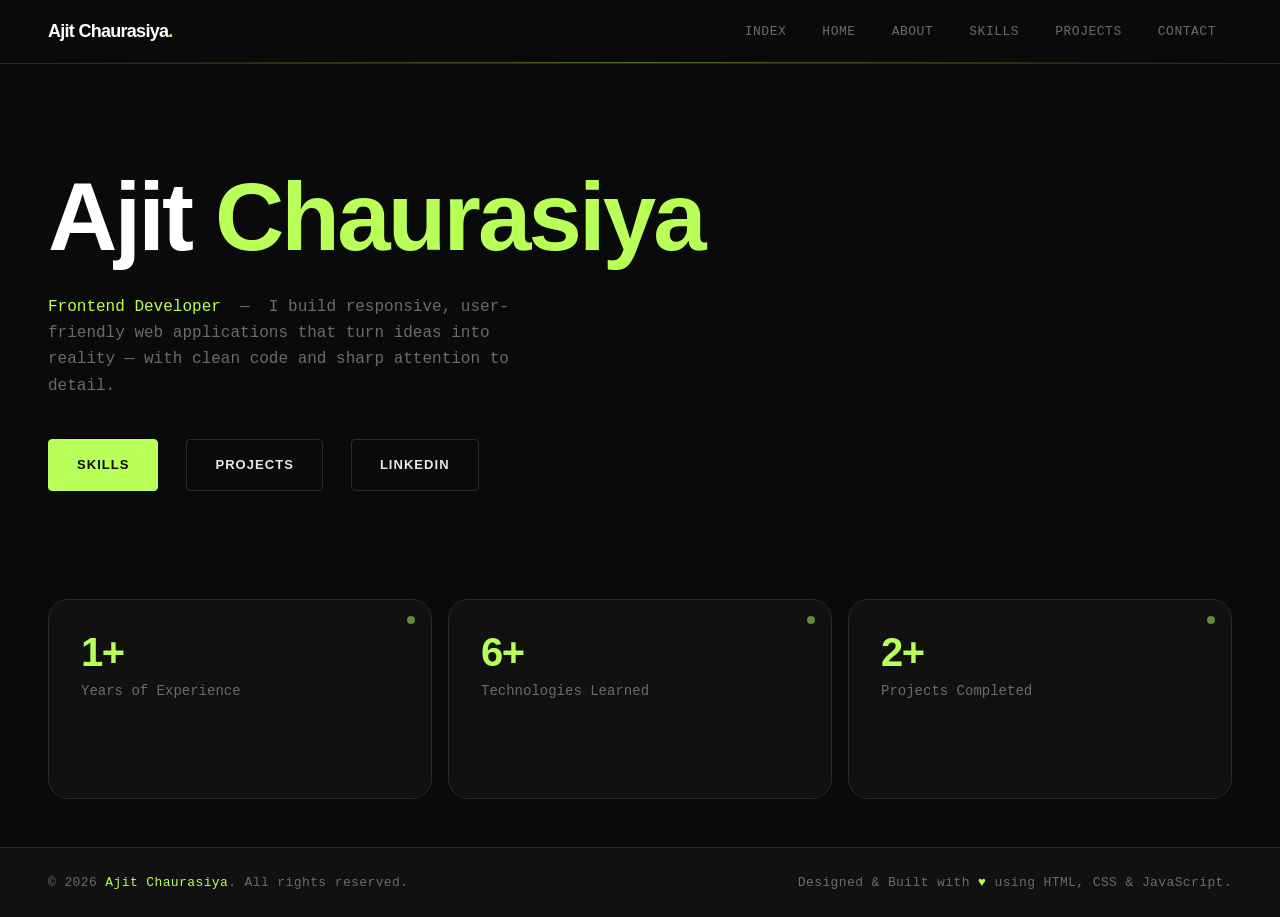
<file: index.html>
<!DOCTYPE html>
<html lang="en">
<head>
  <meta charset="UTF-8" />
  <meta name="viewport" content="width=device-width, initial-scale=1.0" />
  <title>Ajit Chaurasiya — Frontend Developer</title>
  <link rel="stylesheet" href="style.css" />
</head>
<body>

  <!-- ═══ HEADER ══════════════════════════════════════════════ -->
  <header id="head">
    <nav style="display:flex;align-items:center;justify-content:space-between;width:100%;">
      <span class="logo"><b>Ajit Chaurasiya</b><span style="color:var(--accent)">.</span></span>
      <span id="Hbutton">
        <a href="./index.html">Index</a>
        <a href="./home.html">Home</a>
        <a href="./about.html">About</a>
        <a href="./skills.html">Skills</a>
        <a href="./projects.html">Projects</a>
        <a href="./contact.html">Contact</a>
      </span>
    </nav>
  </header>

  <!-- ═══ HERO ════════════════════════════════════════════════ -->
  <main id="main">

    <div id="info">

      <h1>
        Ajit
        <span class="highlight">Chaurasiya</span>
      </h1>

      <p>
        <span style="color:var(--accent);font-weight:500;">Frontend Developer</span>
        &nbsp;—&nbsp;
        I build responsive, user-friendly web applications that turn ideas into reality — with clean code and sharp attention to detail.
      </p>

      <div style="margin-top: 24px; display: flex; gap: 12px; flex-wrap: wrap;">
          <a href="skills.html" class="Mbutton primary">Skills</a>
          <a href="projects.html" class="Mbutton secondary">Projects</a>
          <a href="https://www.linkedin.com/in/ajit-kumar-chaurasiya-780227378" target="_blank" rel="noopener" class="Mbutton secondary">LinkedIn</a>
      </div>

    </div>

    <!-- Stats -->
    <div class="container">
      <div class="box">
        <h3 style="font-size:40px;color:var(--accent);letter-spacing:-0.04em;line-height:1;margin-bottom:8px;">1+</h3>
        <p>Years of Experience</p>
      </div>
      <div class="box">
        <h3 style="font-size:40px;color:var(--accent);letter-spacing:-0.04em;line-height:1;margin-bottom:8px;">6+</h3>
        <p>Technologies Learned</p>
      </div>
      <div class="box">
        <h3 style="font-size:40px;color:var(--accent);letter-spacing:-0.04em;line-height:1;margin-bottom:8px;">2+</h3>
        <p>Projects Completed</p>
      </div>
    </div>

  </main>

  <!-- ═══ FOOTER ══════════════════════════════════════════════ -->
  <footer id="Cfooter">
    <p>&copy; 2026 <span>Ajit Chaurasiya</span>. All rights reserved.</p>
    <p>Designed &amp; Built with <span>♥</span> using HTML, CSS &amp; JavaScript.</p>
  </footer>

</body>
</html>
</file>
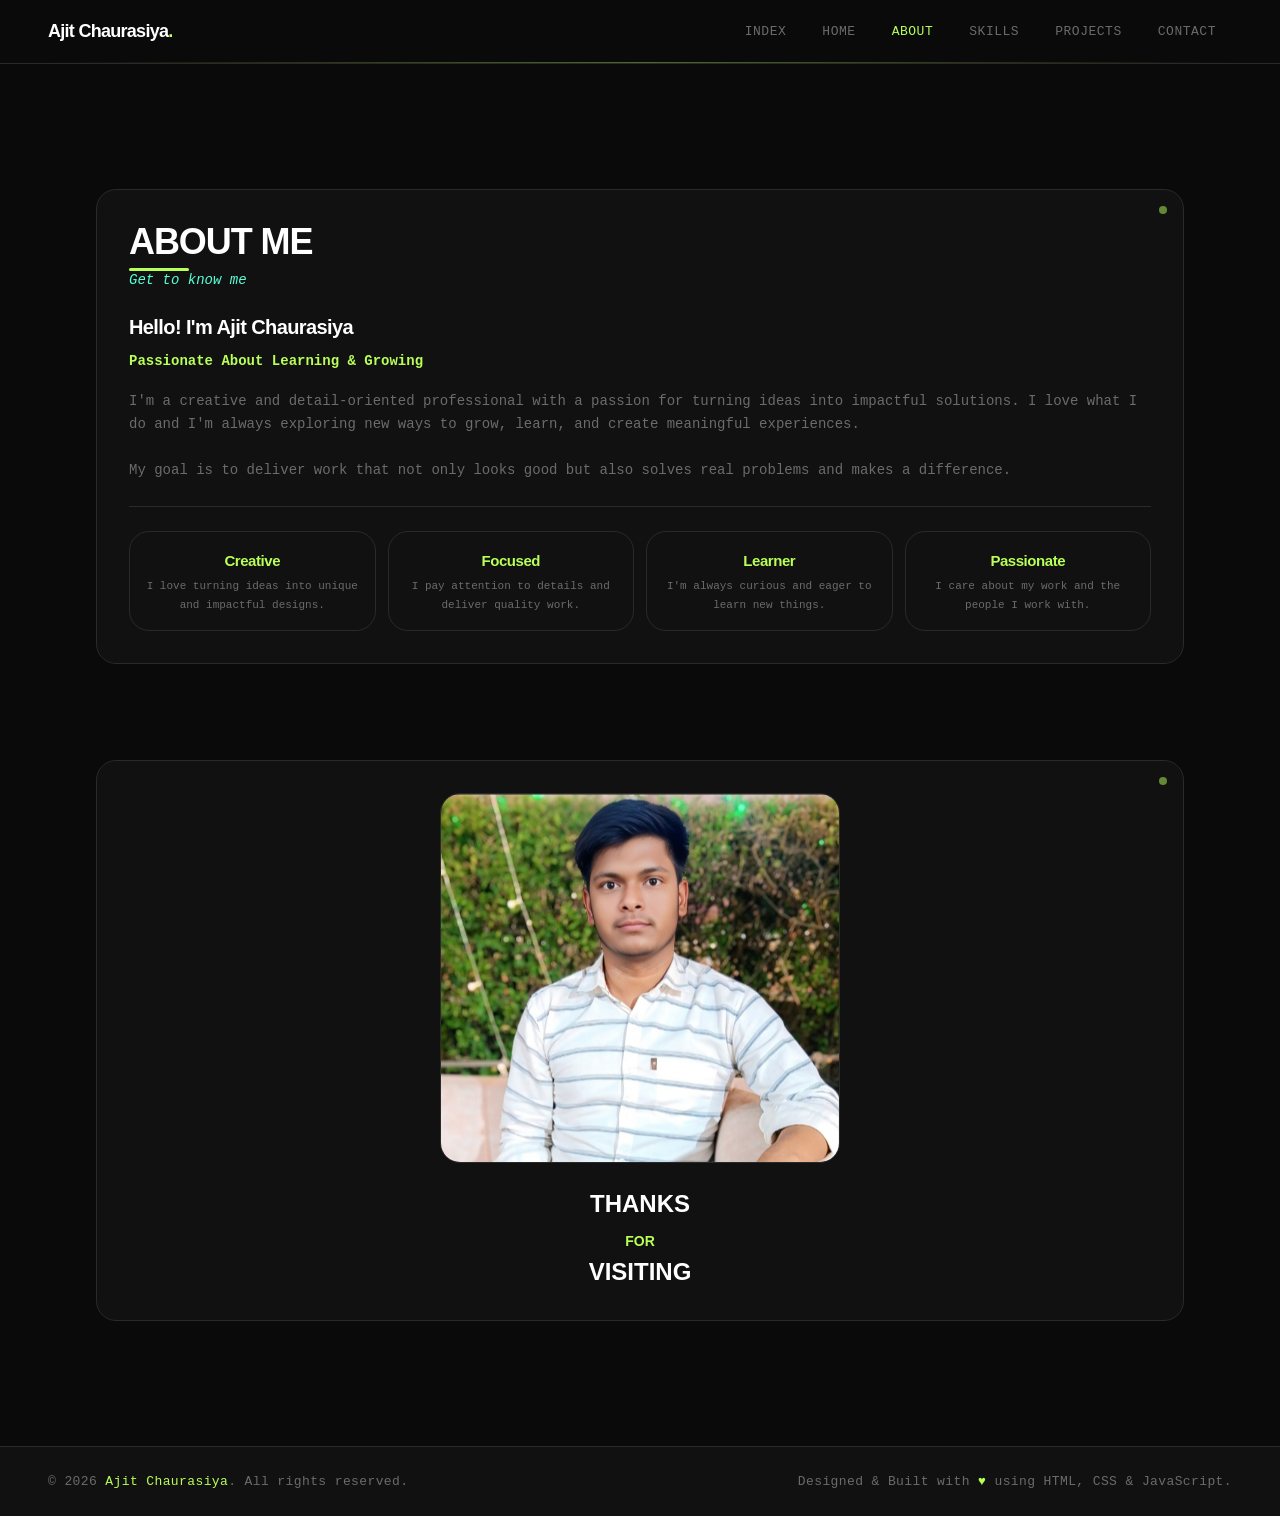
<file: about.html>
<!DOCTYPE html>
<html lang="en">
<head>
    <meta charset="UTF-8">
    <meta name="viewport" content="width=device-width, initial-scale=1.0">
    <title>About — Ajit Chaurasiya</title>
    <link rel="stylesheet" href="style.css">
    <style>
        #Amain .container {
            grid-template-columns: 1fr;
        }
    </style>
</head>
<body>
    <header id="head">
        <nav style="display:flex;align-items:center;justify-content:space-between;width:100%;">
            <span class="logo"><b>Ajit Chaurasiya</b><span style="color:var(--accent)">.</span></span>
            <span id="Hbutton">
                <a href="./index.html">Index</a>
                <a href="./home.html">Home</a>
                <a href="./about.html" class="active">About</a>
                <a href="./skills.html">Skills</a>
                <a href="./projects.html">Projects</a>
                <a href="./contact.html">Contact</a>
            </span>
        </nav>
    </header>

    <main id="Amain">
        <div class="container">
            <section class="box">
                <h2 style="font-size: clamp(24px, 4vw, 36px); margin-bottom: 8px;">ABOUT ME</h2>
                <i style="font-size: 14px; color: var(--accent2); display: block; margin-bottom: 24px; font-family: var(--font-body);">Get to know me</i>
                
                <h3>Hello! I'm Ajit Chaurasiya</h3>
                <p style="color: var(--accent); font-weight: 600; margin-top: 8px; margin-bottom: 16px;">Passionate About Learning &amp; Growing</p>
                <p style="white-space: pre-line; color: var(--text-muted);">I'm a creative and detail-oriented professional with a passion for turning ideas into impactful solutions. I love what I do and I'm always exploring new ways to grow, learn, and create meaningful experiences.

                My goal is to deliver work that not only looks good but also solves real problems and makes a difference.</p>
                
                <hr style="border: 0; border-top: 1px solid var(--border); margin: 24px 0;">
                
                <div style="display: grid; grid-template-columns: repeat(auto-fit, minmax(120px, 1fr)); gap: 12px;">
                    <section class="Abox" style="margin: 0; padding: 16px;">
                        <h4 style="margin-top: 5px; text-align: center; color: var(--accent);">Creative</h4>
                        <p style="text-align: center; font-size: 11px; margin-top: 8px;">I love turning ideas into unique and impactful designs.</p>
                    </section>
                    <section class="Abox" style="margin: 0; padding: 16px;">
                        <h4 style="margin-top: 5px; text-align: center; color: var(--accent);">Focused</h4>
                        <p style="text-align: center; font-size: 11px; margin-top: 8px;">I pay attention to details and deliver quality work.</p>
                    </section>
                    <section class="Abox" style="margin: 0; padding: 16px;">
                        <h4 style="margin-top: 5px; text-align: center; color: var(--accent);">Learner</h4>
                        <p style="text-align: center; font-size: 11px; margin-top: 8px;">I'm always curious and eager to learn new things.</p>
                    </section>
                    <section class="Abox" style="margin: 0; padding: 16px;">
                        <h4 style="margin-top: 5px; text-align: center; color: var(--accent);">Passionate</h4>
                        <p style="text-align: center; font-size: 11px; margin-top: 8px;">I care about my work and the people I work with.</p>
                    </section>
                </div>
            </section>
        </div>
        <div class="container">
            <section class="box" style="display: flex; flex-direction: column; align-items: center; justify-content: center; text-align: center;">
                <img src="./Portfolio.jpeg" alt="Ajit's Photo" style="max-width: 400px; width: 100%; max-height: 450px; height: auto; object-fit: cover; border-radius: var(--radius-lg); margin-bottom: 24px; border: 1px solid var(--border);">
                <div style="font-family: var(--font-display); font-weight: 800; font-size: 24px; line-height: 1.4; color: var(--white);">
                    THANKS<br>
                    <span style="color: var(--accent);">FOR</span><br>
                    VISITING
                </div>
            </section>
        </div>
    </main>

    <footer id="Cfooter">
        <p>&copy; 2026 <span>Ajit Chaurasiya</span>. All rights reserved.</p>
        <p>Designed &amp; Built with <span>♥</span> using HTML, CSS &amp; JavaScript.</p>
    </footer>
</body>
</html>
</file>
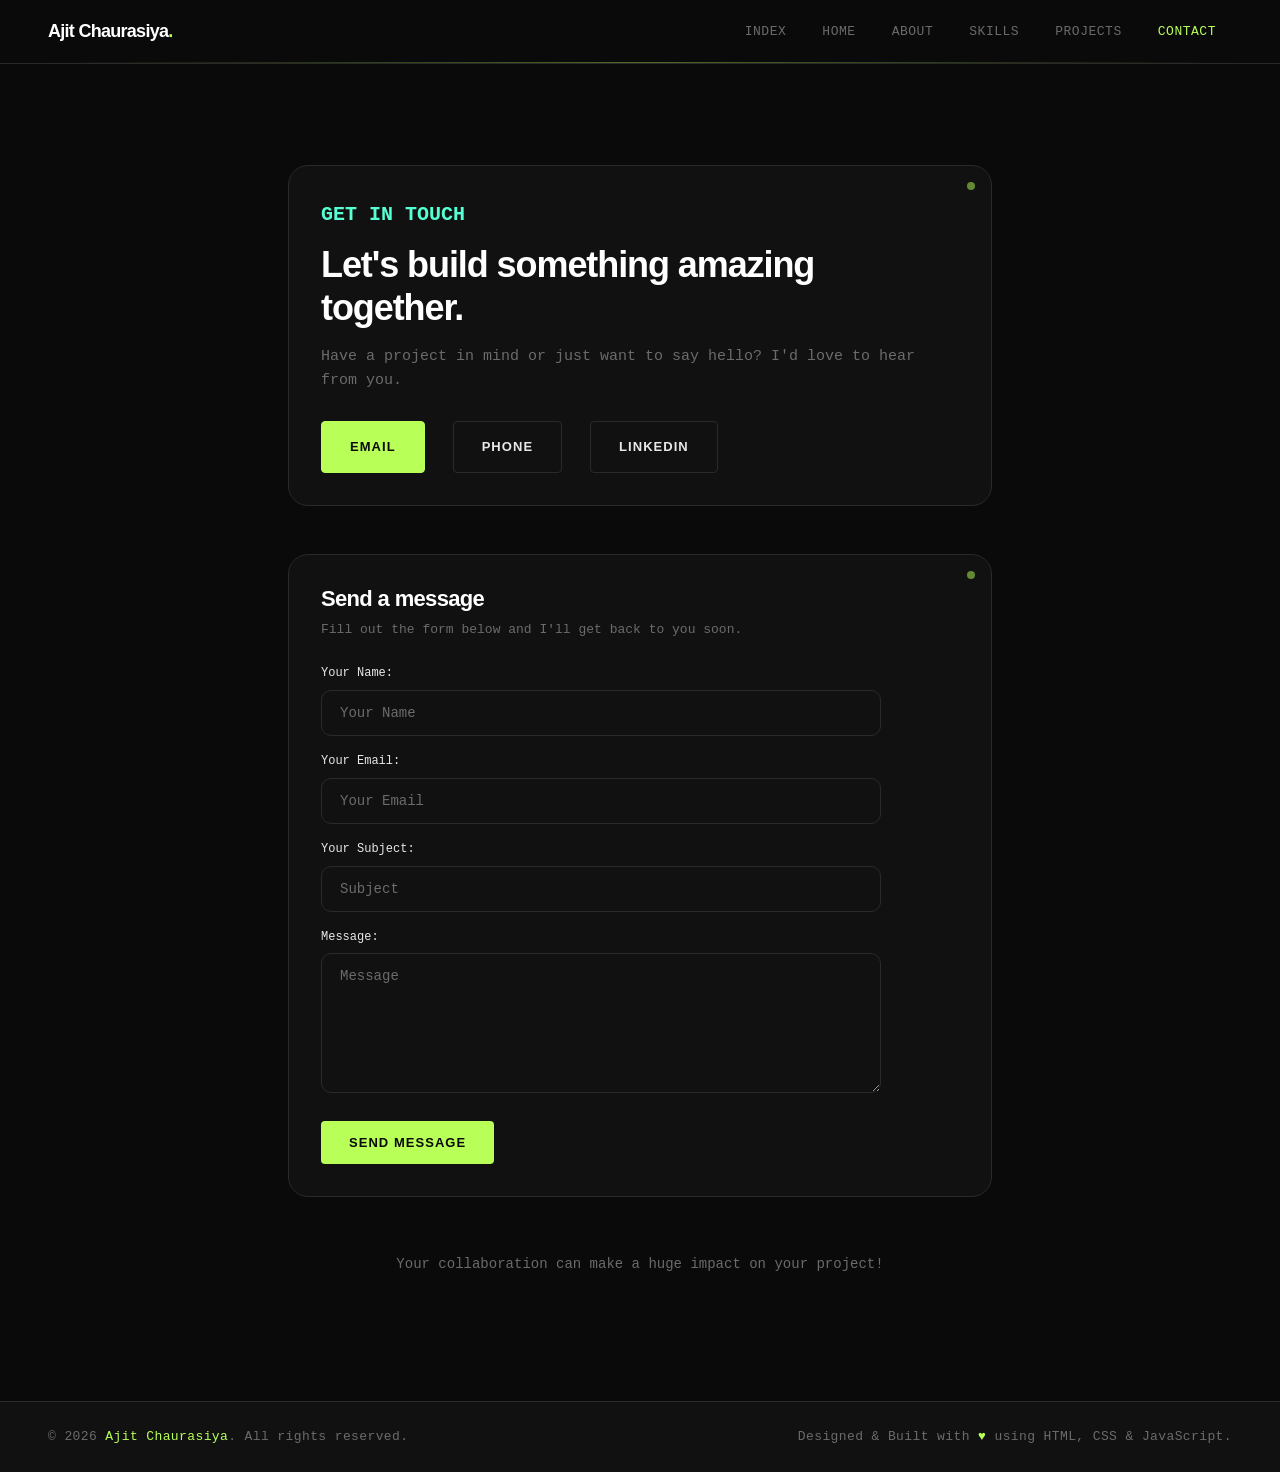
<file: contact.html>
<!DOCTYPE html>
<html lang="en">
<head>
    <meta charset="UTF-8">
    <meta name="viewport" content="width=device-width, initial-scale=1.0">
    <title>Contact — Ajit Chaurasiya</title>
    <link rel="stylesheet" href="style.css">
</head>
<body>

    <header id="head">
        <nav style="display:flex;align-items:center;justify-content:space-between;width:100%;">
            <span class="logo"><b>Ajit Chaurasiya</b><span style="color:var(--accent)">.</span></span>
            <span id="Hbutton">
                <a href="./index.html">Index</a>
                <a href="./home.html">Home</a>
                <a href="./about.html">About</a>
                <a href="./skills.html">Skills</a>
                <a href="./projects.html">Projects</a>
                <a href="./contact.html" class="active">Contact</a>
            </span>
        </nav>
    </header>

    <main id="Cmain">
        <div>
            <div class="container contact-container">
                <section class="box">
                    <p style="color:var(--accent2); font-size: clamp(16px, 2.5vw, 20px); font-weight: 600; margin-bottom: 12px; font-family: var(--font-body);">GET IN TOUCH</p>
                    <h2 style="font-size: clamp(24px, 4vw, 36px); color: var(--white); margin-bottom: 16px; line-height: 1.2;">Let's build something amazing together.</h2>
                    <p style="font-size: clamp(14px, 1.8vw, 15px); color: var(--text-muted); margin-bottom: 28px; line-height: 1.6;">Have a project in mind or just want to say hello? I'd love to hear from you.</p>
                    <div style="display: flex; gap: 12px; flex-wrap: wrap; position: relative; z-index: 10;">
                        <a href="mailto:ak8257085@gmail.com" class="Mbutton primary">Email</a>
                        <a href="tel:6389763206" class="Mbutton secondary">Phone</a>
                        <a href="https://www.linkedin.com/in/ajit-kumar-chaurasiya-780227378" target="_blank" rel="noopener" class="Mbutton secondary">LinkedIn</a>
                    </div>
                </section>
            </div>
            <div class="container contact-container">
                    <section class="box">
                    <h3 style="font-size: clamp(18px, 2.5vw, 22px); color: var(--white); margin-bottom: 8px;">Send a message</h3>
                    <p style="font-size: clamp(12px, 1.5vw, 13px); color: var(--text-muted); margin-bottom: 24px;">Fill out the form below and I'll get back to you soon.</p>

                    <form id="contactForm" style="display: flex; flex-direction: column; position: relative; z-index: 10;">
                        <label for="name" style="color: var(--text); font-size: 12px; margin-bottom: 6px;">Your Name:</label>
                        <input type="text" id="name" placeholder="Your Name" required>

                        <label for="email" style="color: var(--text); font-size: 12px; margin-bottom: 6px;">Your Email:</label>
                        <input type="email" id="email" placeholder="Your Email" required>

                        <label for="subject" style="color: var(--text); font-size: 12px; margin-bottom: 6px;">Your Subject:</label>
                        <input type="text" id="subject" placeholder="Subject" required>

                        <label for="message" style="color: var(--text); font-size: 12px; margin-bottom: 6px;">Message:</label>
                        <textarea id="message" placeholder="Message" rows="4"></textarea>

                        <button type="submit" class="Mbutton primary" style="align-self: flex-start; margin-top: 12px; border: none; cursor: pointer;">Send Message</button>
                    </form>
                </section>
            </div>

            <p style="text-align:center; color: var(--text-muted); font-size: 14px; margin-top: 32px; padding: 0 16px;">
                Your collaboration can make a huge impact on your project!
            </p>
        </div>
    </main>

    <footer id="Cfooter">
        <p>&copy; 2026 <span>Ajit Chaurasiya</span>. All rights reserved.</p>
        <p>Designed &amp; Built with <span>♥</span> using HTML, CSS &amp; JavaScript.</p>
    </footer>

    <script>
        document.getElementById("contactForm").addEventListener("submit", function(e) {
            e.preventDefault();

            let name = document.getElementById("name").value;
            let email = document.getElementById("email").value;
            let subject = document.getElementById("subject").value;
            let message = document.getElementById("message").value;

            let phoneNumber = "916389763206";

            let whatsappMessage = `Name: ${name}\nEmail: ${email}\nSubject: ${subject}\nMessage: ${message}`;
            let encodedMessage = encodeURIComponent(whatsappMessage);
            let whatsappURL = `https://wa.me/${phoneNumber}?text=${encodedMessage}`;

            window.open(whatsappURL, "_blank");
        });
    </script>

</body>
</html>
</file>
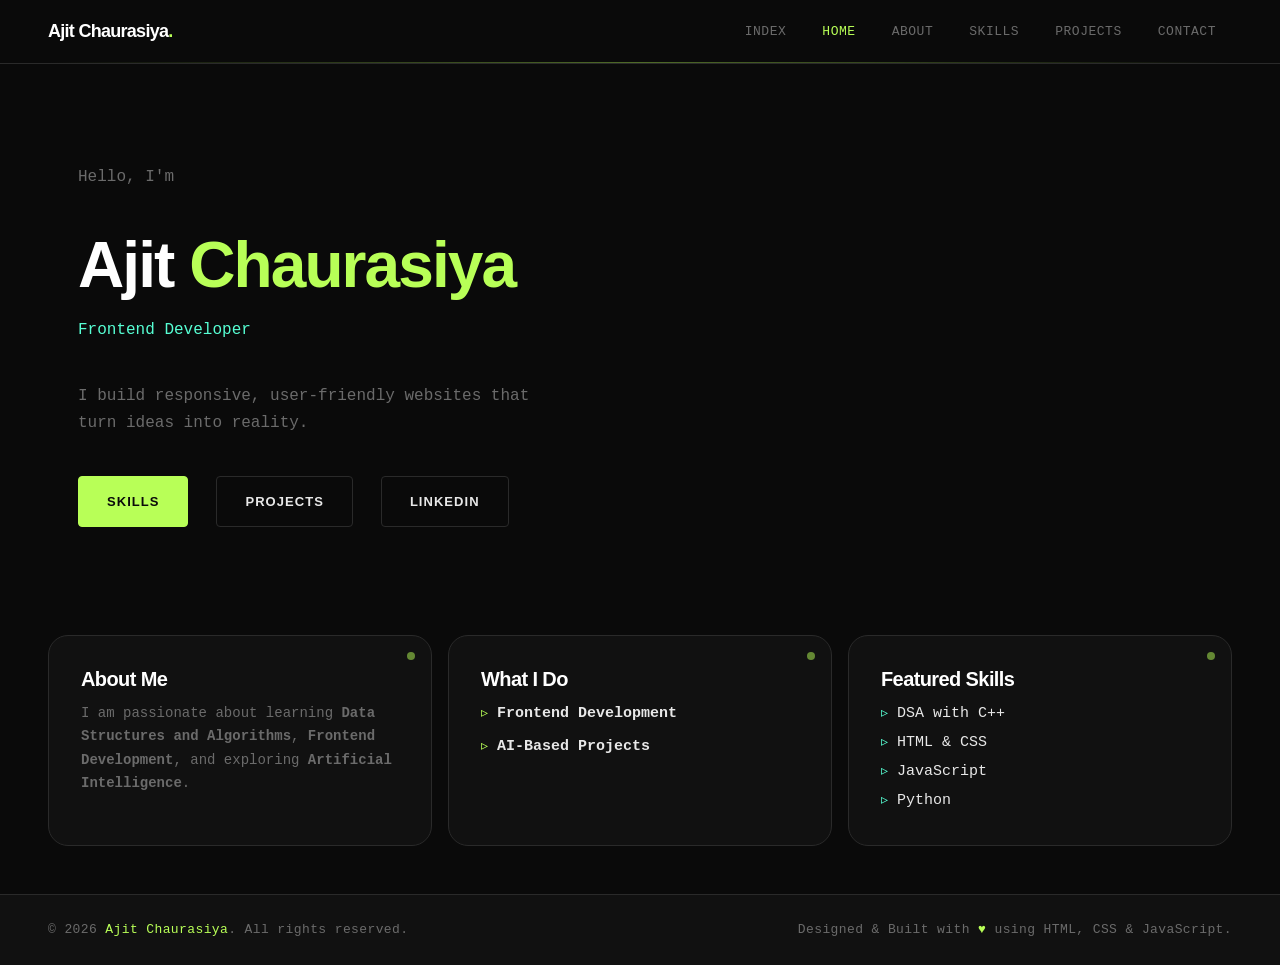
<file: home.html>
<!DOCTYPE html>
<html lang="en">
<head>
    <meta charset="UTF-8">
    <meta name="viewport" content="width=device-width, initial-scale=1.0">
    <title>Home — Ajit Chaurasiya</title>
    <link rel="stylesheet" href="style.css">
</head>
<body>
    <header id="head">
        <nav style="display:flex;align-items:center;justify-content:space-between;width:100%;">
            <span class="logo"><b>Ajit Chaurasiya</b><span style="color:var(--accent)">.</span></span>
            <span id="Hbutton">
                <a href="./index.html">Index</a>
                <a href="./home.html" class="active">Home</a>
                <a href="./about.html">About</a>
                <a href="./skills.html">Skills</a>
                <a href="./projects.html">Projects</a>
                <a href="./contact.html">Contact</a>
            </span>
        </nav>
    </header>

    <main id="Hmain">
        <div id="info" style="margin-left: 30px;">
            <p>Hello, I'm</p>
            <h1 style="font-size: clamp(36px, 8vw, 64px); color: var(--white); margin-bottom: 16px;">
                Ajit <span style="color:var(--accent)">Chaurasiya</span>
            </h1>
            <p style="color:var(--accent2); font-weight:500;">Frontend Developer</p>
            <p>I build responsive, user-friendly websites that turn ideas into reality.</p>
            <div style="margin-top: 24px; display: flex; gap: 12px; flex-wrap: wrap;">
                <a href="skills.html" class="Mbutton primary">Skills</a>
                <a href="projects.html" class="Mbutton secondary">Projects</a>
                <a href="https://www.linkedin.com/in/ajit-kumar-chaurasiya-780227378" target="_blank" rel="noopener" class="Mbutton secondary">LinkedIn</a>
            </div>
        </div>

        <div class="container">
            <section class="box">
                <h3 style="margin-bottom: 12px;">About Me</h3>
                <p>
                    I am passionate about learning <b>Data Structures and Algorithms</b>, <b>Frontend Development</b>, and exploring <b>Artificial Intelligence</b>.
                </p>
            </section>
            
            <section class="box">
                <h3 style="margin-bottom: 12px;">What I Do</h3>
                <ul style="list-style: none; padding: 0;">
                    <li style="margin-bottom: 8px;"><span style="color:var(--accent);">▹</span> <b>Frontend Development</b></li>
                    <li><span style="color:var(--accent);">▹</span> <b>AI-Based Projects</b></li>
                </ul>
            </section>

            <section class="box">
                <h3 style="margin-bottom: 12px;">Featured Skills</h3>
                <ul style="list-style: none; padding: 0;">
                    <li style="margin-bottom: 4px;"><span style="color:var(--accent2);">▹</span> DSA with C++</li>
                    <li style="margin-bottom: 4px;"><span style="color:var(--accent2);">▹</span> HTML &amp; CSS</li>
                    <li style="margin-bottom: 4px;"><span style="color:var(--accent2);">▹</span> JavaScript</li>
                    <li><span style="color:var(--accent2);">▹</span> Python</li>
                </ul>
            </section>
        </div>
    </main>

    <footer id="Cfooter">
        <p>&copy; 2026 <span>Ajit Chaurasiya</span>. All rights reserved.</p>
        <p>Designed &amp; Built with <span>♥</span> using HTML, CSS &amp; JavaScript.</p>
    </footer>
</body>
</html>
</file>
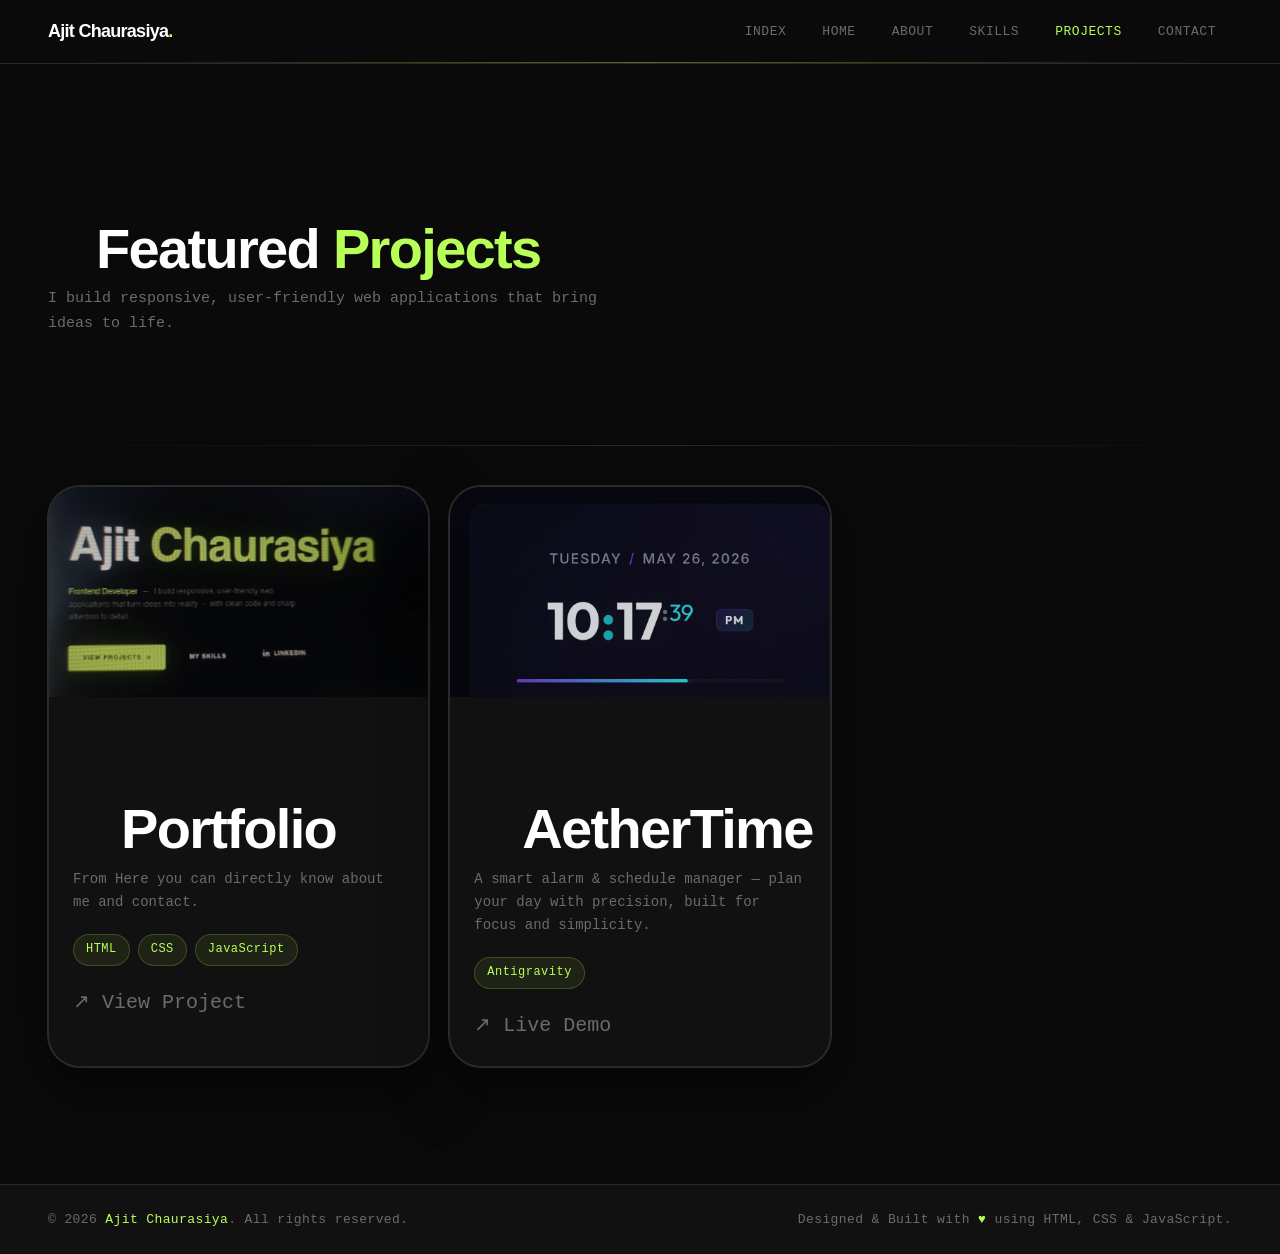
<file: projects.html>
<!DOCTYPE html>
<html lang="en">
<head>
  <meta charset="UTF-8" />
  <meta name="viewport" content="width=device-width, initial-scale=1.0" />
  <title>Projects — Ajit Chaurasiya</title>
  <link rel="stylesheet" href="style.css" />
</head>
<body>

  <!-- ═══ HEADER ══════════════════════════════════════════════ -->
  <header id="head">
    <nav style="display:flex;align-items:center;justify-content:space-between;width:100%;">
      <span class="logo"><b>Ajit Chaurasiya</b><span style="color:var(--accent)">.</span></span>
      <span id="Hbutton">
        <a href="./index.html">Index</a>
        <a href="./home.html">Home</a>
        <a href="./about.html">About</a>
        <a href="./skills.html">Skills</a>
        <a href="./projects.html" class="active">Projects</a>
        <a href="./contact.html">Contact</a>
      </span>
    </nav>
  </header>

  <!-- ═══ MAIN ════════════════════════════════════════════════ -->
  <main id="Pmain">

    <!-- ── Hero ─────────────────────────────────────────────── -->
    <section id="about">
      <h2>Featured <span style="color:var(--accent)">Projects</span></h2>
      <p>I build responsive, user-friendly web applications that bring ideas to life.</p>
    </section>

    <!-- ── Section Divider ───────────────────────────────────── -->
    <div class="section-divider"></div>

    <!-- ── Projects Grid ────────────────────────────────────── -->
    <div class="projects">

      <!-- Card 1 -->
      <div class="card">
        <img src="Portfoliophoto.jpeg" alt="MyPortfolio" />
        <div class="content">
          <h2 style="padding-right: 30px;">Portfolio</h2>
          <p>From Here you can directly know about me and contact.</p>
          <div class="tags">
            <span>HTML</span>
            <span>CSS</span>
            <span>JavaScript</span>
          </div>
          <a href="https://portfolio-gamma-beige-57.vercel.app/" aria-label="View project">↗ View Project</a>
        </div>
      </div>

      <!-- Card 2 -->
      <div class="card">
        <img src="Alarm.jpeg" alt="AetherTime project screenshot" />
        <div class="content">
          <h2 style="margin-right: 40px;">AetherTime</h2>
          <p>A smart alarm &amp; schedule manager — plan your day with precision, built for focus and simplicity.</p>
          <div class="tags">
            <span>Antigravity</span>
          </div>
          <a href="https://alarm-clock-sable.vercel.app" target="_blank" rel="noopener" aria-label="View live project">↗ Live Demo</a>
        </div>
      </div>

      <!-- Add more cards below following the same pattern -->

    </div>

  </main>

  <footer id="Cfooter">
    <p>&copy; 2026 <span>Ajit Chaurasiya</span>. All rights reserved.</p>
    <p>Designed &amp; Built with <span>♥</span> using HTML, CSS &amp; JavaScript.</p>
  </footer>

</body>
</html>
</file>
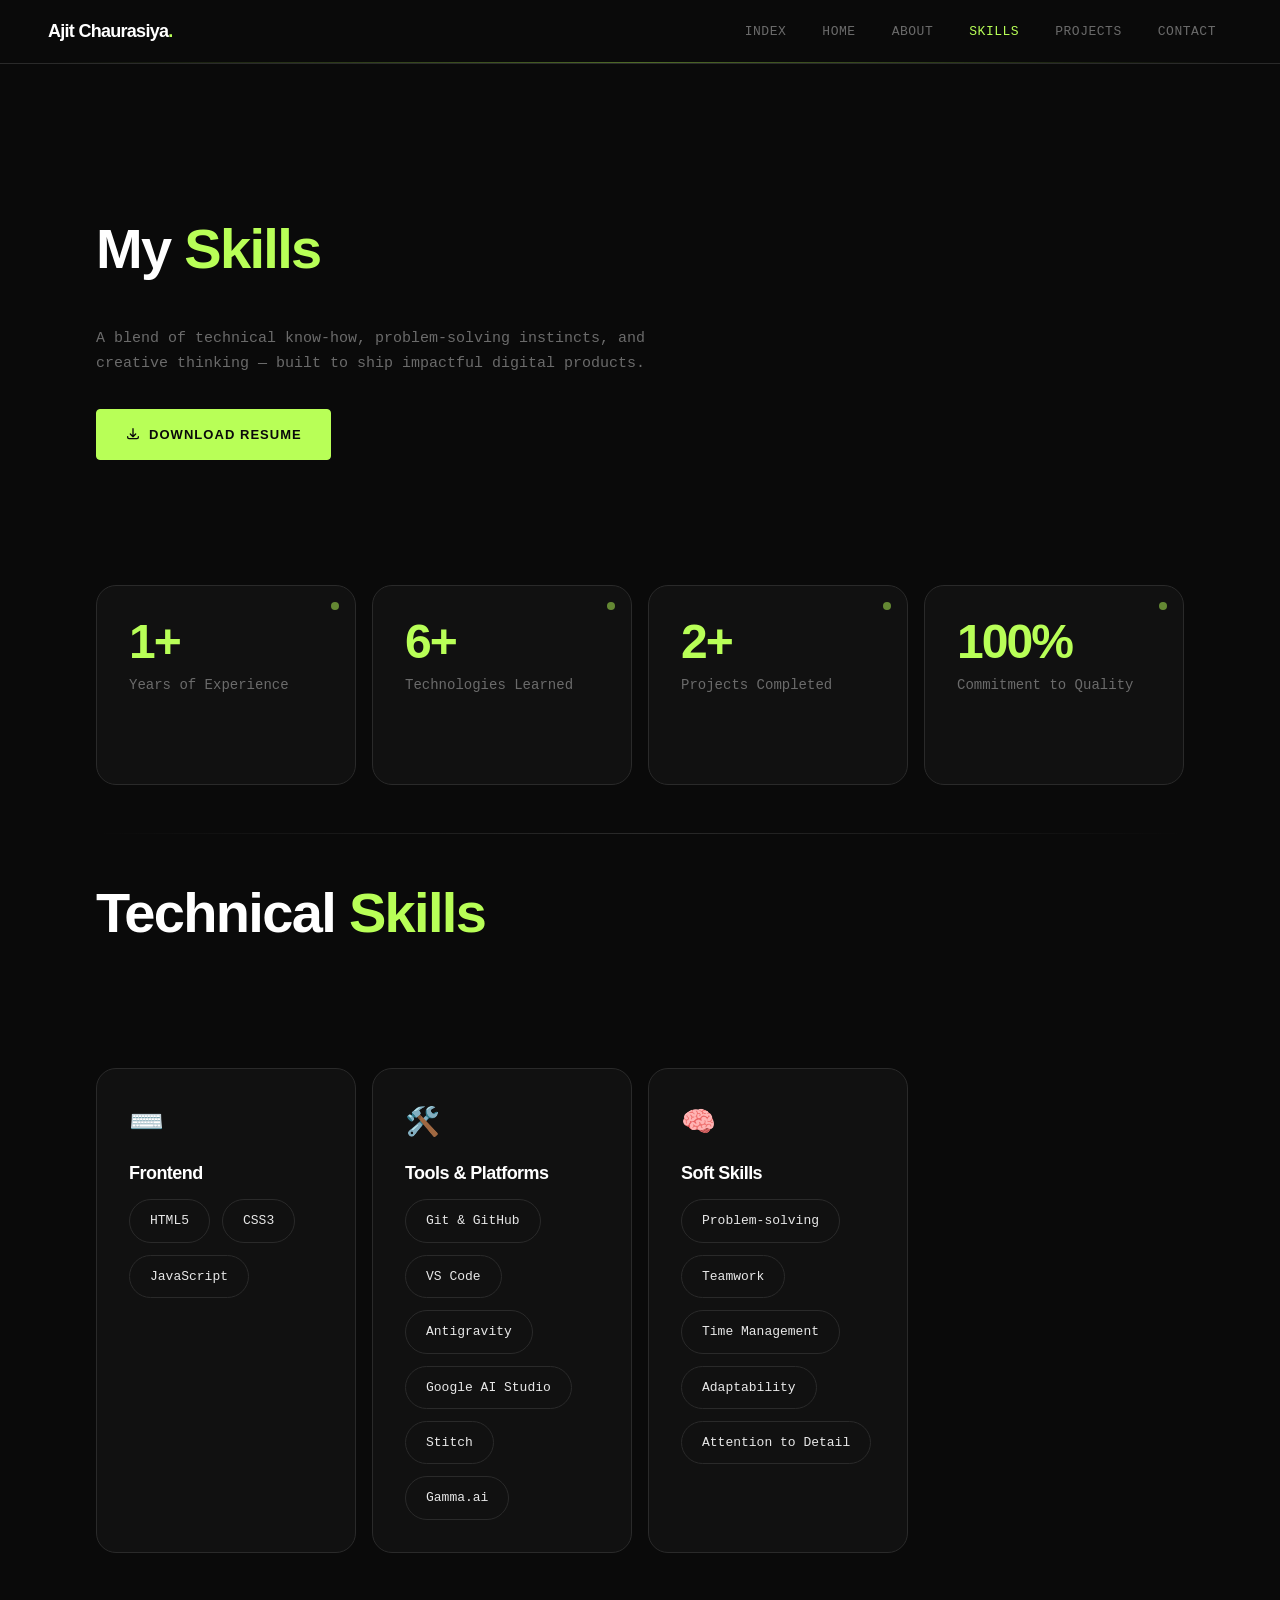
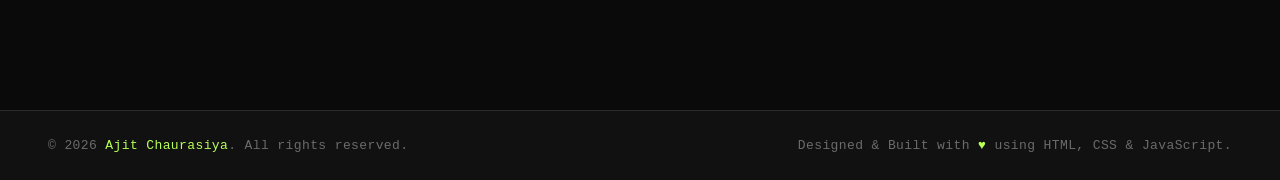
<file: skills.html>
<!DOCTYPE html>
<html lang="en">
<head>
  <meta charset="UTF-8" />
  <meta name="viewport" content="width=device-width, initial-scale=1.0" />
  <title>Skills — Ajit Chaurasiya</title>
  <link rel="stylesheet" href="style.css" />
</head>
<body>

  <!-- ═══ HEADER ══════════════════════════════════════════════ -->
  <header id="head">
    <nav style="display:flex;align-items:center;justify-content:space-between;width:100%;">
      <span class="logo"><b>Ajit Chaurasiya</b><span style="color:var(--accent)">.</span></span>
      <span id="Hbutton">
        <a href="./index.html">Index</a>
        <a href="./home.html">Home</a>
        <a href="./about.html">About</a>
        <a href="./skills.html" class="active">Skills</a>
        <a href="./projects.html">Projects</a>
        <a href="./contact.html">Contact</a>
      </span>
    </nav>
  </header>

  <!-- ═══ MAIN ════════════════════════════════════════════════ -->
  <main id="Smain">

    <!-- ── Hero ─────────────────────────────────────────────── -->
    <section id="about">
      <h2>My <span style="color:var(--accent)">Skills</span></h2>
      <p>A blend of technical know-how, problem-solving instincts, and creative thinking — built to ship impactful digital products.</p>
      <a href="resume.jpeg" download class="Mbutton primary">
        <svg xmlns="http://www.w3.org/2000/svg" width="16" height="16" fill="none" viewBox="0 0 24 24" stroke="currentColor" stroke-width="2">
          <path stroke-linecap="round" stroke-linejoin="round" d="M4 16v1a2 2 0 002 2h12a2 2 0 002-2v-1M8 12l4 4m0 0l4-4m-4 4V4"/>
        </svg>
        Download Resume
      </a>
    </section>

    <!-- ── Stats ─────────────────────────────────────────────── -->
    <div class="container">
      <div class="box">
        <h3 style="font-size:48px;color:var(--accent);letter-spacing:-0.04em;line-height:1;margin-bottom:8px;">1+</h3>
        <p>Years of Experience</p>
      </div>
      <div class="box">
        <h3 style="font-size:48px;color:var(--accent);letter-spacing:-0.04em;line-height:1;margin-bottom:8px;">6+</h3>
        <p>Technologies Learned</p>
      </div>
      <div class="box">
        <h3 style="font-size:48px;color:var(--accent);letter-spacing:-0.04em;line-height:1;margin-bottom:8px;">2+</h3>
        <p>Projects Completed</p>
      </div>
      <div class="box">
        <h3 style="font-size:48px;color:var(--accent);letter-spacing:-0.04em;line-height:1;margin-bottom:8px;">100%</h3>
        <p>Commitment to Quality</p>
      </div>
    </div>

    <!-- ── Section Divider ───────────────────────────────────── -->
    <div class="section-divider"></div>

    <!-- ── Technical Skills ──────────────────────────────────── -->
    <section id="about" style="padding-top:48px;">
      <h2>Technical <span style="color:var(--accent)">Skills</span></h2>
    </section>

    <div class="service-grid" style="padding:0 48px 80px;">

      <div class="service-item">
        <span class="icon">⌨️</span>
        <h3>Frontend</h3>
        <div class="skill-list" style="margin-top:16px;margin-bottom:0;">
          <span class="skill-pill">HTML5</span>
          <span class="skill-pill">CSS3</span>
          <span class="skill-pill">JavaScript</span>
        </div>
      </div>

      <div class="service-item">
        <span class="icon">🛠️</span>
        <h3>Tools &amp; Platforms</h3>
        <div class="skill-list" style="margin-top:16px;margin-bottom:0;">
          <span class="skill-pill">Git &amp; GitHub</span>
          <span class="skill-pill">VS Code</span>
          <span class="skill-pill">Antigravity</span>
          <span class="skill-pill">Google AI Studio</span>
          <span class="skill-pill">Stitch</span>
          <span class="skill-pill">Gamma.ai</span>
        </div>
      </div>

      <div class="service-item">
        <span class="icon">🧠</span>
        <h3>Soft Skills</h3>
        <div class="skill-list" style="margin-top:16px;margin-bottom:0;">
          <span class="skill-pill">Problem-solving</span>
          <span class="skill-pill">Teamwork</span>
          <span class="skill-pill">Time Management</span>
          <span class="skill-pill">Adaptability</span>
          <span class="skill-pill">Attention to Detail</span>
        </div>
      </div>

    </div>

  </main>

  <footer id="Cfooter">
    <p>&copy; 2026 <span>Ajit Chaurasiya</span>. All rights reserved.</p>
    <p>Designed &amp; Built with <span>♥</span> using HTML, CSS &amp; JavaScript.</p>
  </footer>

</body>
</html>
</file>
<file: style.css>
/* ============================================================
   PORTFOLIO CSS — "Dark Forge" Aesthetic
   Theme: Obsidian dark base · Acid green accent · Sharp geometry
   Fonts: Syne (display) + DM Mono (body/code feel)
   ============================================================ */
body{
  padding: 0px;
  min-height: 100%;
  display: flex;
  flex-direction: column;
}
@import url('https://fonts.googleapis.com/css2?family=Syne:wght@400;600;700;800&family=DM+Mono:wght@300;400;500&display=swap');

/* ── CSS Variables ─────────────────────────────────────────── */

:root {
  --bg:        #0a0a0a;
  --surface:   #111111;
  --surface2:  #181818;
  --border:    #2a2a2a;
  --accent:    #b8ff57;
  --accent2:   #57ffd4;
  --text:      #e8e8e8;
  --text-muted:#6b6b6b;
  --white:     #ffffff;

  --font-display: 'Syne', sans-serif;
  --font-body:    'DM Mono', monospace;

  --radius-sm: 4px;
  --radius-md: 10px;
  --radius-lg: 20px;
  --radius-xl: 32px;

  /* Fluid spacing scale */
  --space-xs:  clamp(8px,  1.5vw, 16px);
  --space-sm:  clamp(12px, 2vw,   24px);
  --space-md:  clamp(20px, 3vw,   48px);
  --space-lg:  clamp(32px, 5vw,   80px);
  --space-xl:  clamp(48px, 7vw,   120px);

  /* Fluid side padding */
  --pad-x: clamp(16px, 4vw, 48px);

  --transition: 0.35s cubic-bezier(0.16, 1, 0.3, 1);
  --shadow-card: 0 0 0 1px var(--border), 0 20px 60px rgba(0,0,0,0.5);
  --shadow-glow: 0 0 30px rgba(184,255,87,0.18);
}

/* ── Reset & Base ──────────────────────────────────────────── */
*, *::before, *::after {
  box-sizing: border-box;
  margin: 0;
  padding: 0;
}

html {
  scroll-behavior: smooth;
}

body {
  margin: 0;
  min-height: 100vh;
  display: flex;
  flex-direction: column;
  background-color: var(--bg);
  color: var(--text);
  font-family: var(--font-body);
  font-size: clamp(13px, 1.5vw, 15px);
  line-height: 1.65;
  -webkit-font-smoothing: antialiased;
  cursor: default;
  overflow-x: hidden;
  background-image: url("data:image/svg+xml,%3Csvg viewBox='0 0 200 200' xmlns='http://www.w3.org/2000/svg'%3E%3Cfilter id='n'%3E%3CfeTurbulence type='fractalNoise' baseFrequency='0.75' numOctaves='4' stitchTiles='stitch'/%3E%3C/filter%3E%3Crect width='100%25' height='100%25' filter='url(%23n)' opacity='0.03'/%3E%3C/svg%3E");
}

h1, h2, h3, h4 {
  font-family: var(--font-display);
  font-weight: 800;
  letter-spacing: -0.03em;
  line-height: 1.1;
}

a {
  color: inherit;
  text-decoration: none;
}

img {
  max-width: 100%;
  height: auto;
  display: block;
}

/* ── Scrollbar ─────────────────────────────────────────────── */
::-webkit-scrollbar { width: 6px; }
::-webkit-scrollbar-track { background: var(--bg); }
::-webkit-scrollbar-thumb { background: var(--border); border-radius: 3px; }
::-webkit-scrollbar-thumb:hover { background: var(--accent); }

/* ── Selection ─────────────────────────────────────────────── */
::selection {
  background: var(--accent);
  color: var(--bg);
}

/* ============================================================
   HEADER
   ============================================================ */
#head {
  background-color: rgba(10, 10, 10, 0.9);
  backdrop-filter: blur(20px) saturate(1.4);
  -webkit-backdrop-filter: blur(20px) saturate(1.4);
  border-bottom: 1px solid var(--border);
  color: var(--white);
  padding: 0 var(--pad-x);
  position: fixed;
  top: 0;
  left: 0;
  width: 100%;
  height: clamp(52px, 8vw, 64px);
  z-index: 1000;
  display: flex;
  align-items: center;
  justify-content: space-between;
}

#head nav {
  display: flex;
  align-items: center;
  justify-content: space-between;
  width: 100%;
}

#head::after {
  content: '';
  position: absolute;
  bottom: 0;
  left: var(--pad-x);
  right: var(--pad-x);
  height: 1px;
  background: linear-gradient(90deg, transparent, var(--accent), transparent);
  opacity: 0.4;
}

#head .logo {
  font-family: var(--font-display);
  font-weight: 800;
  font-size: clamp(14px, 2vw, 18px);
  letter-spacing: -0.04em;
  color: var(--white);
  white-space: nowrap;
  flex-shrink: 0;
}

#head .logo span { color: var(--accent); }

/* Nav container */
#Hbutton {
  display: flex;
  align-items: center;
  gap: clamp(0px, 0.5vw, 4px);
  flex-wrap: nowrap;
}

#Hbutton a,
#Hbutton button {
  font-family: var(--font-body);
  font-size: clamp(10px, 1.2vw, 13px);
  font-weight: 500;
  letter-spacing: 0.04em;
  text-transform: uppercase;
  color: var(--text-muted);
  background: transparent;
  border: none;
  padding: clamp(6px, 1vw, 8px) clamp(8px, 1.5vw, 16px);
  border-radius: var(--radius-sm);
  cursor: pointer;
  transition: color var(--transition), background var(--transition);
  text-decoration: none;
  display: inline-block;
  white-space: nowrap;
}

#Hbutton a:hover,
#Hbutton button:hover {
  color: var(--accent);
  background: rgba(184, 255, 87, 0.07);
}

#Hbutton a.active { color: var(--accent); }

/* ============================================================
   MAIN — index.html (#main)
   ============================================================ */
#main {
  flex: 1;
  margin-top: clamp(52px, 8vw, 64px);
  z-index: 1;
  background-color: var(--bg);
  padding: 0;
}

#info {
  padding: clamp(40px, 8vw, 100px) var(--pad-x) clamp(32px, 5vw, 60px);
  max-width: min(820px, 100%);
}

#info h1 {
  font-size: clamp(36px, 8vw, 96px);
  color: var(--white);
  margin-bottom: clamp(16px, 2.5vw, 24px);
}

#info h1 .highlight { color: var(--accent); }

#info p {
  font-size: clamp(14px, 1.8vw, 16px);
  color: var(--text-muted);
  max-width: min(480px, 100%);
  margin-bottom: clamp(24px, 4vw, 40px);
}

/* ── Buttons (.Mbutton) ──────────────────────────────────────*/
.Mbutton {
  font-family: var(--font-display);
  font-size: clamp(11px, 1.2vw, 13px);
  font-weight: 700;
  letter-spacing: 0.08em;
  text-transform: uppercase;
  text-decoration: none;
  display: inline-flex;
  align-items: center;
  gap: 8px;
  padding: clamp(10px, 1.5vw, 14px) clamp(16px, 2.5vw, 28px);
  border-radius: var(--radius-sm);
  border: 1px solid transparent;
  cursor: pointer;
  transition: all var(--transition);
  position: relative;
  overflow: hidden;
  white-space: nowrap;
}

.Mbutton.primary,
.Mbutton:first-of-type {
  background: var(--accent);
  color: var(--bg);
  border-color: var(--accent);
  margin-right: clamp(8px, 1.5vw, 16px);
}

.Mbutton.primary:hover,
.Mbutton:first-of-type:hover {
  background: transparent;
  color: var(--accent);
  box-shadow: var(--shadow-glow);
}

.Mbutton.secondary,
.Mbutton:not(:first-of-type) {
  background: transparent;
  color: var(--text);
  border-color: var(--border);
  margin-right: clamp(8px, 1.5vw, 16px);
}

.Mbutton.secondary:hover,
.Mbutton:not(:first-of-type):hover {
  border-color: var(--accent);
  color: var(--accent);
}

/* ============================================================
   HOME PAGE — (#Hmain)
   ============================================================ */
#Hmain {
  background-color: var(--bg);
  flex: 1;
  margin-top: clamp(52px, 8vw, 64px);
  z-index: 1;
}

#about {
  overflow-wrap: break-word;
  padding: clamp(40px, 6vw, 80px) var(--pad-x);
}

#about h2 {
  font-size: clamp(26px, 5vw, 56px);
  color: var(--white);
  margin-bottom: clamp(12px, 2vw, 16px);
}

#about p {
  color: var(--text-muted);
  max-width: min(600px, 100%);
  margin-bottom: clamp(20px, 3vw, 32px);
  font-size: clamp(13px, 1.6vw, 15px);
}

/* ── Boxes Grid ──────────────────────────────────────────────*/
.container {
  display: grid;
  grid-template-columns: repeat(auto-fit, minmax(min(240px, 100%), 1fr));
  gap: clamp(12px, 2vw, 16px);
  width: 100%;
  padding: clamp(20px, 4vw, 48px) var(--pad-x);
  box-sizing: border-box;
}

.box {
  min-height: clamp(140px, 20vw, 200px);
  padding: clamp(20px, 3vw, 32px);
  background: var(--surface);
  border: 1px solid var(--border);
  border-radius: var(--radius-lg);
  position: relative;
  overflow: hidden;
  transition: border-color var(--transition), transform var(--transition);
}

.box::before {
  content: '';
  position: absolute;
  inset: 0;
  background: radial-gradient(ellipse at top left, rgba(184,255,87,0.06), transparent 70%);
  opacity: 0;
  transition: opacity var(--transition);
  pointer-events: none;
}

.box:hover {
  border-color: rgba(184,255,87,0.4);
  transform: translateY(-4px);
}

.box:hover::before { opacity: 1; }

.box h3 {
  font-size: clamp(16px, 2.5vw, 20px);
  color: var(--white);
  margin-bottom: clamp(8px, 1.5vw, 12px);
}

.box p,
.box span {
  font-size: clamp(12px, 1.4vw, 14px);
  color: var(--text-muted);
}

.box::after {
  content: '';
  position: absolute;
  top: 16px;
  right: 16px;
  width: 8px;
  height: 8px;
  border-radius: 50%;
  background: var(--accent);
  opacity: 0.5;
  pointer-events: none;
}

/* ============================================================
   CONTACT PAGE — (#Cmain, #Cfooter)
   ============================================================ */
#Cmain {
  background-color: var(--bg);
  flex: 1;
  margin-top: clamp(52px, 8vw, 64px);
  padding: clamp(40px, 6vw, 80px) var(--pad-x);
}

.container.contact-container {
  grid-template-columns: 1fr;
  max-width: 800px;
  margin: 0 auto;
  padding: clamp(12px, 3vw, 24px) var(--pad-x);
}

#Cmain h2 {
  font-size: clamp(26px, 5vw, 56px);
  color: var(--white);
  margin-bottom: clamp(8px, 1.5vw, 12px);
}

#Cmain p {
  color: var(--text-muted);
  margin-bottom: clamp(28px, 4vw, 48px);
  font-size: clamp(13px, 1.6vw, 15px);
}

#Cmain input,
#Cmain textarea {
  width: 100%;
  max-width: min(560px, 100%);
  background: var(--surface);
  border: 1px solid var(--border);
  border-radius: var(--radius-md);
  color: var(--text);
  font-family: var(--font-body);
  font-size: clamp(13px, 1.4vw, 14px);
  padding: clamp(10px, 1.5vw, 14px) clamp(12px, 2vw, 18px);
  margin-bottom: clamp(10px, 1.5vw, 16px);
  outline: none;
  transition: border-color var(--transition), box-shadow var(--transition);
  display: block;
}

#Cmain input:focus,
#Cmain textarea:focus {
  border-color: var(--accent);
  box-shadow: 0 0 0 3px rgba(184,255,87,0.12);
}

#Cmain textarea {
  min-height: clamp(100px, 15vw, 140px);
  resize: vertical;
}

#Cmain input::placeholder,
#Cmain textarea::placeholder { color: var(--text-muted); }

/* Footer */
#Cfooter {
  height: auto;
  background-color: var(--surface);
  border-top: 1px solid var(--border);
  color: var(--text-muted);
  font-size: clamp(11px, 1.3vw, 13px);
  letter-spacing: 0.03em;
  padding: clamp(16px, 2.5vw, 24px) var(--pad-x);
  display: flex;
  align-items: center;
  justify-content: space-between;
  flex-wrap: wrap;
  gap: 8px;
}

#Cfooter span { color: var(--accent); }

/* ============================================================
   ABOUT PAGE — (#Amain, .Abox)
   ============================================================ */
#Amain {
  background-color: var(--bg);
  flex: 1;
  margin-top: clamp(52px, 8vw, 64px);
  padding: clamp(40px, 6vw, 80px) var(--pad-x);
}

#Amain h2 {
  font-size: clamp(26px, 5vw, 56px);
  color: var(--white);
  margin-bottom: clamp(28px, 4vw, 48px);
  position: relative;
  display: inline-block;
}

#Amain h2::after {
  content: '';
  position: absolute;
  bottom: -10px;
  left: 0;
  width: 60px;
  height: 3px;
  background: var(--accent);
  border-radius: 2px;
}

.Abox {
  border: 1px solid var(--border);
  border-radius: var(--radius-lg);
  padding: clamp(20px, 3vw, 32px) clamp(20px, 3.5vw, 36px);
  margin: clamp(14px, 2.5vw, 24px) 0;
  background: var(--surface);
  position: relative;
  overflow: hidden;
  transition: border-color var(--transition), transform var(--transition);
}

.Abox::before {
  content: '';
  position: absolute;
  left: 0; top: 0; bottom: 0;
  width: 3px;
  background: linear-gradient(180deg, var(--accent), var(--accent2));
  border-radius: 2px 0 0 2px;
  opacity: 0;
  transition: opacity var(--transition);
}

.Abox:hover {
  border-color: rgba(184,255,87,0.3);
  transform: translateX(6px);
}

.Abox:hover::before { opacity: 1; }

.Abox h3 {
  font-size: clamp(16px, 2.5vw, 20px);
  color: var(--white);
  margin-bottom: clamp(6px, 1.2vw, 10px);
}

.Abox p {
  color: var(--text-muted);
  font-size: clamp(12px, 1.4vw, 14px);
}

/* ============================================================
   PROJECTS PAGE — (#Pmain, .card)
   ============================================================ */
#Pmain {
  background-color: var(--bg);
  flex: 1;
  margin-top: clamp(52px, 8vw, 64px);
  z-index: 1;
  padding-bottom: clamp(40px, 6vw, 80px);
}

#Pmain h2 {
  font-size: clamp(26px, 5vw, 56px);
  color: var(--white);
  padding: clamp(40px, 6vw, 80px) var(--pad-x) 0;
  margin-bottom: 8px;
}

.projects {
  display: grid;
  grid-template-columns: repeat(auto-fill, minmax(min(300px, 100%), 1fr));
  gap: clamp(14px, 2vw, 20px);
  padding: clamp(24px, 4vw, 40px) var(--pad-x);
}

.card {
  width: 100%;
  background: var(--surface);
  border: 1px solid var(--border);
  border-radius: var(--radius-xl);
  overflow: hidden;
  box-shadow: var(--shadow-card);
  transition: transform var(--transition), border-color var(--transition), box-shadow var(--transition);
  position: relative;
}

.card:hover {
  transform: translateY(-8px);
  border-color: rgba(184,255,87,0.35);
  box-shadow: 0 0 0 1px rgba(184,255,87,0.2), 0 30px 80px rgba(0,0,0,0.6), var(--shadow-glow);
}

.card img {
  width: 100%;
  height: clamp(160px, 22vw, 210px);
  object-fit: cover;
  display: block;
  filter: grayscale(20%) brightness(0.85);
  transition: filter var(--transition);
}

.card:hover img {
  filter: grayscale(0%) brightness(1);
}

.content {
  padding: clamp(16px, 2.5vw, 24px);
}

.content h2 {
  margin-bottom: clamp(6px, 1.2vw, 10px);
  font-size: clamp(18px, 2.5vw, 22px);
  color: var(--white);
}

.content p {
  color: var(--text-muted);
  margin-bottom: clamp(12px, 2vw, 20px);
  line-height: 1.65;
  font-size: clamp(12px, 1.4vw, 14px);
}

.tags {
  display: flex;
  gap: clamp(6px, 1vw, 8px);
  flex-wrap: wrap;
  margin-bottom: clamp(12px, 2vw, 20px);
}

.tags span {
  background: rgba(184,255,87,0.08);
  color: var(--accent);
  border: 1px solid rgba(184,255,87,0.2);
  padding: 5px 12px;
  border-radius: 99px;
  font-size: clamp(10px, 1.2vw, 12px);
  font-weight: 500;
  letter-spacing: 0.04em;
  font-family: var(--font-body);
}

.content a {
  font-size: clamp(14px, 2vw, 20px);
  color: var(--text-muted);
  transition: color var(--transition);
  display: inline-flex;
  align-items: center;
  gap: 6px;
}

.content a:hover { color: var(--accent); }

.card .badge {
  position: absolute;
  top: 14px;
  right: 14px;
  background: var(--accent);
  color: var(--bg);
  font-size: 11px;
  font-weight: 700;
  letter-spacing: 0.08em;
  text-transform: uppercase;
  padding: 4px 10px;
  border-radius: 99px;
}

/* ============================================================
   SERVICES PAGE — (#Semain)
   ============================================================ */
#Semain {
  background-color: var(--bg);
  flex: 1;
  margin-top: clamp(52px, 8vw, 64px);
  z-index: 1;
  padding: clamp(40px, 6vw, 80px) var(--pad-x);
}

#Semain h2 {
  font-size: clamp(26px, 5vw, 56px);
  color: var(--white);
  margin-bottom: clamp(28px, 4vw, 48px);
}

.service-grid {
  display: grid;
  grid-template-columns: repeat(auto-fill, minmax(min(260px, 100%), 1fr));
  gap: clamp(12px, 2vw, 16px);
}

.service-item {
  background: var(--surface);
  border: 1px solid var(--border);
  border-radius: var(--radius-lg);
  padding: clamp(20px, 3vw, 32px);
  transition: border-color var(--transition), transform var(--transition);
}

.service-item:hover {
  border-color: rgba(87,255,212,0.4);
  transform: translateY(-4px);
}

.service-item .icon {
  font-size: clamp(22px, 3vw, 28px);
  margin-bottom: clamp(10px, 1.5vw, 16px);
  display: block;
}

.service-item h3 {
  font-size: clamp(15px, 2vw, 18px);
  color: var(--white);
  margin-bottom: clamp(6px, 1vw, 10px);
}

.service-item p {
  font-size: clamp(12px, 1.4vw, 14px);
  color: var(--text-muted);
}

/* ============================================================
   SKILLS PAGE — (#Smain)
   ============================================================ */
#Smain {
  background-color: var(--bg);
  flex: 1;
  margin-top: clamp(52px, 8vw, 64px);
  z-index: 1;
  padding: clamp(40px, 6vw, 80px) var(--pad-x);
}

#Smain h2 {
  font-size: clamp(26px, 5vw, 56px);
  color: var(--white);
  margin-bottom: clamp(28px, 4vw, 48px);
}

.skill-list {
  display: flex;
  flex-wrap: wrap;
  gap: clamp(8px, 1.5vw, 12px);
  margin-bottom: clamp(28px, 4vw, 48px);
}

.skill-pill {
  display: inline-flex;
  align-items: center;
  gap: 8px;
  background: var(--surface);
  border: 1px solid var(--border);
  color: var(--text);
  font-family: var(--font-body);
  font-size: clamp(11px, 1.3vw, 13px);
  padding: clamp(7px, 1.2vw, 10px) clamp(12px, 2vw, 20px);
  border-radius: 99px;
  transition: all var(--transition);
  cursor: default;
}

.skill-pill:hover {
  background: rgba(184,255,87,0.08);
  border-color: var(--accent);
  color: var(--accent);
}

.skill-bar-item { margin-bottom: clamp(16px, 2.5vw, 24px); }

.skill-bar-item .label {
  display: flex;
  justify-content: space-between;
  color: var(--text);
  font-size: clamp(12px, 1.4vw, 14px);
  margin-bottom: 8px;
}

.skill-bar-item .label span:last-child { color: var(--accent); }

.skill-bar-track {
  height: 4px;
  background: var(--surface2);
  border-radius: 2px;
  overflow: hidden;
}

.skill-bar-fill {
  height: 100%;
  background: linear-gradient(90deg, var(--accent), var(--accent2));
  border-radius: 2px;
  transform-origin: left;
  animation: fillBar 1.2s var(--transition) forwards;
}

@keyframes fillBar {
  from { transform: scaleX(0); }
  to   { transform: scaleX(1); }
}

/* ============================================================
   SECTION DIVIDER
   ============================================================ */
.section-divider {
  height: 1px;
  background: linear-gradient(90deg, transparent, var(--border), transparent);
  margin: 0 var(--pad-x);
  width: calc(100% - (var(--pad-x) * 2));
}

/* ============================================================
   ANIMATIONS
   ============================================================ */
@keyframes fadeUp {
  from { opacity: 0; transform: translateY(24px); }
  to   { opacity: 1; transform: translateY(0); }
}

#head                        { animation: fadeUp 0.5s ease both; }
#main, #Hmain, #Amain,
#Cmain, #Pmain, #Semain,
#Smain                       { animation: fadeUp 0.6s 0.1s ease both; }

.box                         { animation: fadeUp 0.5s ease both; }
.box:nth-child(2)            { animation-delay: 0.1s; }
.box:nth-child(3)            { animation-delay: 0.2s; }
.box:nth-child(4)            { animation-delay: 0.3s; }

.card                        { animation: fadeUp 0.5s ease both; }
.card:nth-child(2)           { animation-delay: 0.1s; }
.card:nth-child(3)           { animation-delay: 0.2s; }
.card:nth-child(4)           { animation-delay: 0.3s; }

/* ============================================================
   RESPONSIVE BREAKPOINTS
   ============================================================ */

/* ── Tablet (≤ 900px) ───────────────────────────────────────── */
@media (max-width: 900px) {
  .container {
    grid-template-columns: repeat(auto-fit, minmax(min(200px, 100%), 1fr));
  }

  .projects {
    grid-template-columns: repeat(auto-fill, minmax(min(260px, 100%), 1fr));
  }

  .service-grid {
    grid-template-columns: repeat(auto-fill, minmax(min(220px, 100%), 1fr));
  }
}

/* ── Mobile (≤ 640px) ───────────────────────────────────────── */
@media (max-width: 640px) {

  /* Header: shrink logo, tighten nav */
  #head {
    height: 52px;
  }

  #head .logo {
    font-size: 13px;
  }

  #Hbutton {
    gap: 0;
    overflow-x: auto;
    -webkit-overflow-scrolling: touch;
    scrollbar-width: none;
  }

  #Hbutton::-webkit-scrollbar { display: none; }

  #Hbutton a,
  #Hbutton button {
    font-size: 10px;
    padding: 6px 8px;
    flex-shrink: 0;
  }

  /* Stack margins */
  #main, #Hmain, #Amain,
  #Cmain, #Smain, #Semain,
  #Pmain {
    margin-top: 52px;
  }

  /* Info section */
  #info {
    padding: 32px 16px 24px;
  }

  #info h1 {
    font-size: clamp(32px, 11vw, 52px);
  }

  /* About section */
  #about {
    padding: 32px 16px;
  }

  /* Boxes: 2-column on small mobile, 1-column on tiny */
  .container {
    grid-template-columns: repeat(2, 1fr);
    padding: 16px;
    gap: 10px;
  }

  .box {
    min-height: 120px;
    padding: 16px;
  }

  /* Projects: single column */
  .projects {
    grid-template-columns: 1fr;
    padding: 16px;
    gap: 14px;
  }

  .card img {
    height: clamp(140px, 45vw, 200px);
  }

  /* Service grid: single column */
  .service-grid {
    grid-template-columns: 1fr;
    gap: 10px;
  }

  /* Buttons: wrap and fill */
  .Mbutton {
    padding: 10px 16px;
    font-size: 11px;
  }

  /* Footer: stack */
  #Cfooter {
    flex-direction: column;
    text-align: center;
    padding: 14px 16px;
    gap: 6px;
  }

  /* Contact */
  #Cmain {
    padding: 32px 16px;
  }

  /* About page */
  #Amain {
    padding: 32px 16px;
  }

  .Abox {
    padding: 16px 18px;
  }

  /* Skills page */
  #Smain {
    padding: 32px 16px;
  }

  /* Projects page header */
  #Pmain h2 {
    padding: 32px 16px 0;
  }

  /* Services page */
  #Semain {
    padding: 32px 16px;
  }

  /* Section divider */
  .section-divider {
    margin: 0 16px;
    width: calc(100% - 32px);
  }
}

/* ── Tiny (≤ 380px) ─────────────────────────────────────────── */
@media (max-width: 380px) {

  /* Nav: hide labels, show only active + hire */
  #Hbutton a:not(.active):not(.Mbutton) {
    font-size: 9px;
    padding: 5px 6px;
  }

  /* Boxes: single column */
  .container {
    grid-template-columns: 1fr;
  }

  .box {
    min-height: auto;
  }

  /* Hero name */
  #info h1 {
    font-size: 28px;
  }
}
</file>
